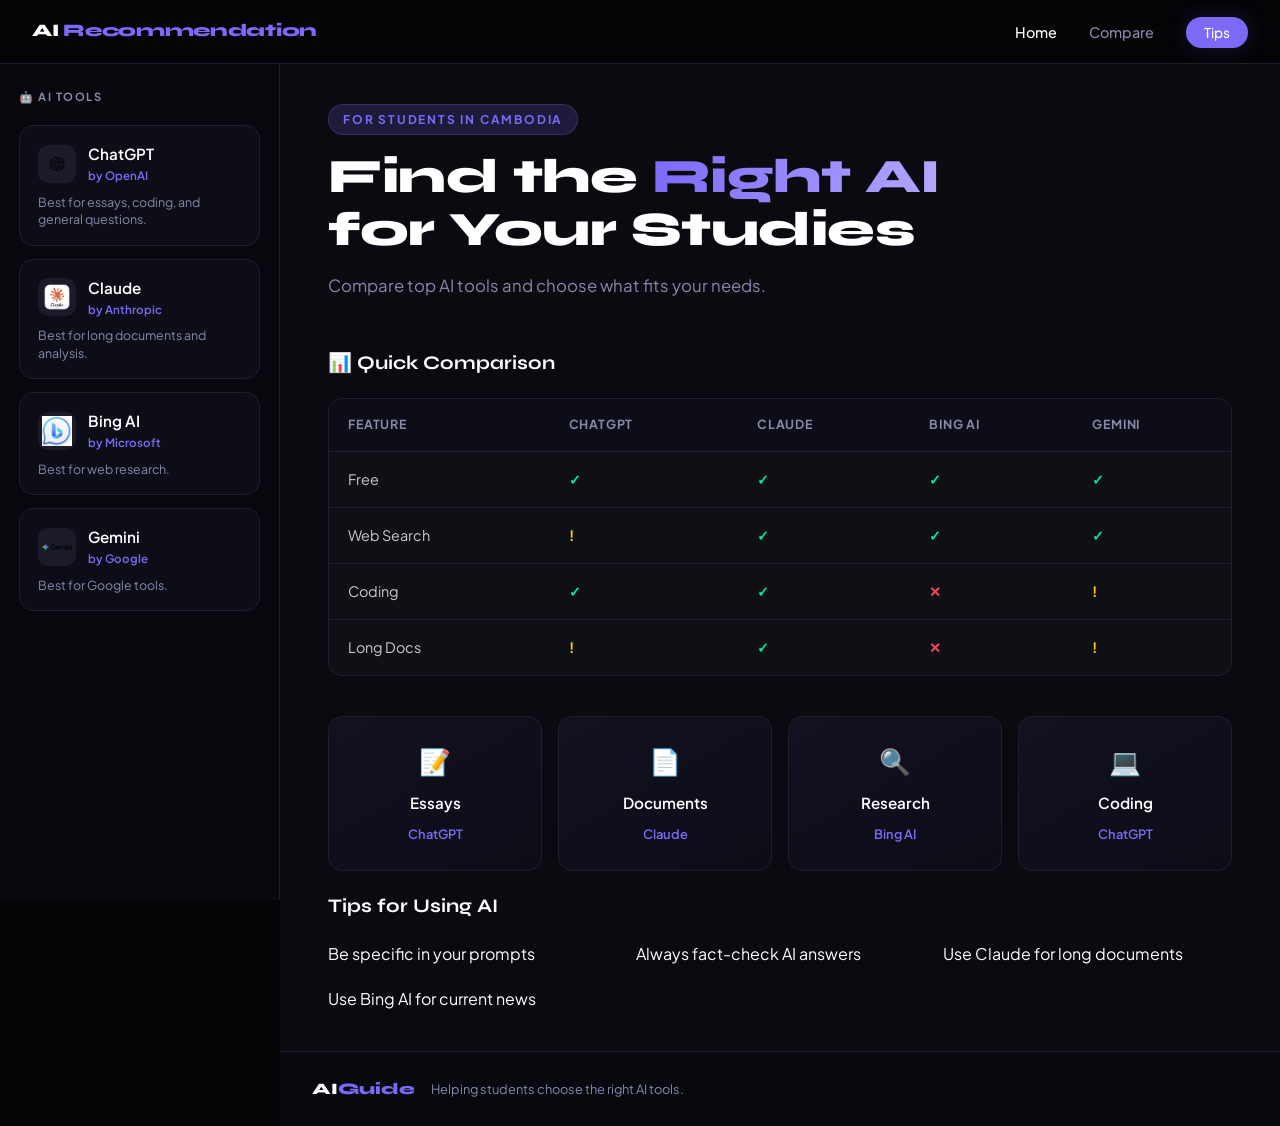
<file: ai-grid-project/index.html>
<!DOCTYPE html>
<html lang="en">
<head>
<meta charset="UTF-8">
<meta name="viewport" content="width=device-width, initial-scale=1.0">
<title>AI Guide</title>
<link rel="stylesheet" href="style.css">
<link href="https://fonts.googleapis.com/css2?family=Syne:wght@700;800&family=Plus+Jakarta+Sans:wght@400;500;600&display=swap" rel="stylesheet"/>
</head>

<body>

<nav>
    <div class="nav-logo">AI <span>Recommendation</span></div>
    <ul class="nav-links">
        <li><a href="#home" class="active">Home</a></li>
        <li><a href="#compare">Compare</a></li>
        <li><a href="#tips" class="btn-tips">Tips</a></li>
    </ul>
    <button class="hamburger" id="hamburger" aria-label="Toggle sidebar">
        <span></span><span></span><span></span>
    </button>
</nav>

<div id="sidebar-overlay" class="sidebar-overlay"></div>

<aside id="sidebar">
    <button class="sidebar-close" id="sidebar-close" aria-label="Close sidebar">✕</button>
    <p class="aside-title">🤖 AI Tools</p>

    <a class="ai-card" href="https://chat.openai.com" target="_blank">
        <div class="ai-card-header">
            <div class="ai-icon"><img src="../ai-grid-project/pics/ChatGPT-Logo.png" alt="ChatGPT"></div>
            <div>
                <div class="ai-card-name">ChatGPT</div>
                <div class="ai-card-tag">by OpenAI</div>
            </div>
        </div>
        <p class="ai-card-desc">Best for essays, coding, and general questions.</p>
    </a>

    <a class="ai-card" href="https://claude.ai" target="_blank">
        <div class="ai-card-header">
            <div class="ai-icon"><img src="../ai-grid-project/pics/claude-ai-logo-rounded-hd-free-png.webp" alt="Claude"></div>
            <div>
                <div class="ai-card-name">Claude</div>
                <div class="ai-card-tag">by Anthropic</div>
            </div>
        </div>
        <p class="ai-card-desc">Best for long documents and analysis.</p>
    </a>

    <a class="ai-card" href="https://www.bing.com/chat" target="_blank">
        <div class="ai-card-header">
            <div class="ai-icon"><img src="../ai-grid-project/pics/Bing-Chat-Logo.jpg" alt="Bing AI" style="object-fit: cover;"></div>
            <div>
                <div class="ai-card-name">Bing AI</div>
                <div class="ai-card-tag">by Microsoft</div>
            </div>
        </div>
        <p class="ai-card-desc">Best for web research.</p>
    </a>

    <a class="ai-card" href="https://gemini.google.com" target="_blank">
        <div class="ai-card-header">
            <div class="ai-icon"><img src="../ai-grid-project/pics/Gemini-logo.png" alt="Gemini"></div>
            <div>
                <div class="ai-card-name">Gemini</div>
                <div class="ai-card-tag">by Google</div>
            </div>
        </div>
        <p class="ai-card-desc">Best for Google tools.</p>
    </a>
</aside>

<main>
    <div class="hero">
        <span class="hero-eyebrow"> For Students in Cambodia</span>
        <h1>Find the <em>Right AI</em><br>for Your Studies</h1>
        <p class="hero-sub">Compare top AI tools and choose what fits your needs.</p>
    </div>

    <div class="compare-section">
        <h2 class="section-title" id="compare">📊 Quick Comparison</h2>
        <div class="table-wrap">
            <table>
                <thead>
                    <tr>
                        <th>Feature</th>
                        <th>ChatGPT</th>
                        <th>Claude</th>
                        <th>Bing AI</th>
                        <th>Gemini</th>
                    </tr>
                </thead>
                <tbody>
                    <tr><td>Free</td><td><span class="badge-check">✓</span></td><td><span class="badge-check">✓</span></td><td><span class="badge-check">✓</span></td><td><span class="badge-check">✓</span></td></tr>
                    <tr><td>Web Search</td><td><span class="badge-warn">!</span></td><td><span class="badge-check">✓</span></td><td><span class="badge-check">✓</span></td><td><span class="badge-check">✓</span></td></tr>
                    <tr><td>Coding</td><td><span class="badge-check">✓</span></td><td><span class="badge-check">✓</span></td><td><span class="badge-no">✕</span></td><td><span class="badge-warn">!</span></td></tr>
                    <tr><td>Long Docs</td><td><span class="badge-warn">!</span></td><td><span class="badge-check">✓</span></td><td><span class="badge-no">✕</span></td><td><span class="badge-warn">!</span></td></tr>
                </tbody>
            </table>
        </div>
    </div>

    <div class="use-cases">
        <div class="use-card"><div class="use-icon">📝</div><h3>Essays</h3><span>ChatGPT</span></div>
        <div class="use-card"><div class="use-icon">📄</div><h3>Documents</h3><span>Claude</span></div>
        <div class="use-card"><div class="use-icon">🔍</div><h3>Research</h3><span>Bing AI</span></div>
        <div class="use-card"><div class="use-icon">💻</div><h3>Coding</h3><span>ChatGPT</span></div>
    </div>
    <div class="tips-section" id="tips">
    <h2 class="section-title"> Tips for Using AI</h2>
    <div class="tips-grid">
        <div class="tip-card">Be specific in your prompts</div>
        <div class="tip-card">Always fact-check AI answers</div>
        <div class="tip-card">Use Claude for long documents</div>
        <div class="tip-card">Use Bing AI for current news</div>
    </div>
</div>
</main>

<footer>
    <div class="footer-content">
        <div class="footer-logo">AI<span>Guide</span></div>
        <p class="footer-text">Helping students choose the right AI tools.</p>
    </div>
</footer>


</body>
</html>
</file>
<file: ai-grid-project/style.css>
:root {
    --bg-dark: #050508;
    --bg-card: #0f0f16;
    --bg-aside: #07070d;
    --accent: #7c6af7;
    --accent-glow: rgba(124, 106, 247, 0.18);
    --text-main: #ffffff;
    --text-dim: #8888aa;
    --border: #1e1e2e;
    --radius: 14px;
    --nav-height: 64px;
}

* {
    margin: 0;
    padding: 0;
    box-sizing: border-box;
}

body {
    display: grid;
    grid-template-columns: 280px 1fr;
    grid-template-rows: auto 1fr auto;
    grid-template-areas:
        "nav nav"
        "aside main"
        "aside footer";
    min-height: 100vh;
    background: var(--bg-dark);
    color: var(--text-main);
    font-family: 'Plus Jakarta Sans', sans-serif;
    line-height: 1.6;
}

/* NAV */
nav {
    grid-area: nav;
    position: sticky;
    top: 0;
    height: var(--nav-height);
    background: rgba(5, 5, 8, 0.85);
    backdrop-filter: blur(16px);
    -webkit-backdrop-filter: blur(16px);
    display: flex;
    align-items: center;
    padding: 0 2rem;
    border-bottom: 1px solid var(--border);
    z-index: 1000;
    gap: 1rem;
}

.nav-logo {
    font-family: 'Syne', sans-serif;
    font-weight: 800;
    font-size: 1.1rem;
    color: white;
    letter-spacing: -0.3px;
}

.nav-logo span { color: var(--accent); }

.nav-links {
    display: flex;
    gap: 2rem;
    list-style: none;
    margin-left: auto;
    align-items: center;
}

.nav-links a {
    color: var(--text-dim);
    text-decoration: none;
    font-weight: 500;
    font-size: 0.9rem;
    transition: color 0.2s;
}

.nav-links a:hover,
.nav-links a.active { color: white; }

.btn-tips {
    background: var(--accent);
    color: white !important;
    padding: 7px 18px;
    border-radius: 50px;
    box-shadow: 0 0 20px var(--accent-glow);
    font-size: 0.85rem !important;
}

/* HAMBURGER */
.hamburger {
    display: none;
    flex-direction: column;
    justify-content: center;
    gap: 5px;
    background: none;
    border: 1px solid var(--border);
    border-radius: 8px;
    padding: 8px 10px;
    cursor: pointer;
    margin-left: auto;
}

.hamburger span {
    display: block;
    width: 18px;
    height: 2px;
    background: var(--text-dim);
    border-radius: 2px;
    transition: background 0.2s;
}

.hamburger:hover span { background: white; }

/* SIDEBAR OVERLAY */
.sidebar-overlay {
    display: none;
    position: fixed;
    inset: 0;
    background: rgba(0, 0, 0, 0.6);
    z-index: 900;
    backdrop-filter: blur(2px);
}

.sidebar-overlay.active { display: block; }

/* ASIDE */
aside {
    grid-area: aside;
    background: var(--bg-aside);
    padding: 1.5rem 1.2rem;
    border-right: 1px solid var(--border);
    position: sticky;
    top: var(--nav-height);
    height: calc(100vh - var(--nav-height));
    overflow-y: auto;
}

.sidebar-close {
    display: none;
    background: none;
    border: none;
    color: var(--text-dim);
    font-size: 1.1rem;
    cursor: pointer;
    margin-bottom: 1rem;
    padding: 4px 8px;
    border-radius: 6px;
    transition: color 0.2s;
}

.sidebar-close:hover { color: white; }

.aside-title {
    color: var(--text-dim);
    font-size: 0.7rem;
    font-weight: 700;
    letter-spacing: 1.5px;
    text-transform: uppercase;
    margin-bottom: 1.2rem;
}

.ai-card {
    display: block;
    background: #0d0d18;
    padding: 1rem 1.1rem;
    border-radius: var(--radius);
    margin-bottom: 0.8rem;
    text-decoration: none;
    border: 1px solid var(--border);
    transition: border-color 0.25s, transform 0.25s, box-shadow 0.25s;
}

.ai-card:hover {
    border-color: var(--accent);
    transform: translateY(-2px);
    box-shadow: 0 8px 24px rgba(0,0,0,0.4);
}

.ai-card-header {
    display: flex;
    align-items: center;
    gap: 12px;
    margin-bottom: 0.5rem;
}

.ai-icon {
    width: 38px;
    height: 38px;
    background: #1a1a28;
    border-radius: 10px;
    display: flex;
    align-items: center;
    justify-content: center;
    overflow: hidden;
    flex-shrink: 0;
}

.ai-icon img {
    width: 30px;
    height: 30px;
    object-fit: contain;
}

.ai-card-name {
    color: white;
    font-weight: 600;
    font-size: 0.95rem;
}

.ai-card-tag {
    color: var(--accent);
    font-size: 0.72rem;
    font-weight: 600;
    margin-top: 1px;
}

.ai-card-desc {
    color: var(--text-dim);
    font-size: 0.78rem;
    line-height: 1.4;
}

/* MAIN */
main {
    grid-area: main;
    padding: 2.5rem 3rem;
    background: #0a0a10;
    min-height: calc(100vh - var(--nav-height));
}
.btn-tips {
    background: var(--accent);
    color: white !important;
    padding: 7px 18px;
    border-radius: 50px;
    box-shadow: 0 0 20px var(--accent-glow);
    font-size: 0.85rem !important;
}
.tips-section{
    padding-top: 20px;
}
.tips-section h2{
    font-family: 'Syne', sans-serif;
    font-size: 1.2rem;
    font-weight: 700;
    margin-bottom: 1.2rem;
    color: white;
}
.tips-grid {
    display: grid;
    grid-template-columns: repeat(auto-fit, minmax(220px, 1fr));
    gap: 1.2rem;
}
/* HERO */
.hero {
    margin-bottom: 3rem;
}

.hero-eyebrow {
    display: inline-block;
    color: var(--accent);
    font-size: 0.75rem;
    font-weight: 700;
    letter-spacing: 1.8px;
    text-transform: uppercase;
    margin-bottom: 1rem;
    background: var(--accent-glow);
    padding: 5px 14px;
    border-radius: 50px;
    border: 1px solid rgba(124, 106, 247, 0.25);
}

.hero h1 {
    font-family: 'Syne', sans-serif;
    font-size: 3rem;
    font-weight: 800;
    line-height: 1.1;
    margin-bottom: 1rem;
    letter-spacing: -0.5px;
}

.hero em {
    font-style: normal;
    background: linear-gradient(95deg, #7c6af7, #b2a7ff);
    -webkit-background-clip: text;
    -webkit-text-fill-color: transparent;
    background-clip: text;
}

.hero-sub {
    color: var(--text-dim);
    font-size: 1.05rem;
    max-width: 520px;
}

/* COMPARE SECTION */
.compare-section { margin-bottom: 2.5rem; }

.section-title {
    font-family: 'Syne', sans-serif;
    font-size: 1.2rem;
    font-weight: 700;
    margin-bottom: 1.2rem;
    color: white;
}

.table-wrap {
    background: var(--bg-card);
    border-radius: var(--radius);
    border: 1px solid var(--border);
    overflow: hidden;
}

table { width: 100%; border-collapse: collapse; }

thead { background: #0d0d18; }

th {
    text-align: left;
    color: var(--text-dim);
    font-size: 0.78rem;
    font-weight: 700;
    text-transform: uppercase;
    letter-spacing: 0.8px;
}

th, td {
    padding: 1rem 1.2rem;
    border-bottom: 1px solid var(--border);
}

tbody tr:last-child td { border-bottom: none; }

tbody tr { transition: background 0.15s; }
tbody tr:hover { background: rgba(124, 106, 247, 0.04); }

td { font-size: 0.9rem; color: #ccc; }

.badge-check { color: #00e896; font-weight: 700; }
.badge-warn  { color: #ffcc00; font-weight: 700; }
.badge-no    { color: #ff4466; font-weight: 700; }

/* USE CASES */
.use-cases {
    display: grid;
    grid-template-columns: repeat(auto-fit, minmax(180px, 1fr));
    gap: 1rem;
}

.use-card {
    background: linear-gradient(150deg, #111120, #0d0d18);
    padding: 1.5rem 1.2rem;
    border-radius: var(--radius);
    border: 1px solid var(--border);
    text-align: center;
    transition: border-color 0.25s, transform 0.25s;
}

.use-card:hover {
    border-color: rgba(124, 106, 247, 0.4);
    transform: translateY(-2px);
}

.use-icon { font-size: 1.6rem; margin-bottom: 0.6rem; }

.use-card h3 {
    font-size: 0.95rem;
    font-weight: 600;
    margin-bottom: 0.3rem;
    color: white;
}

.use-card span {
    font-size: 0.8rem;
    color: var(--accent);
    font-weight: 600;
}

/* FOOTER */
footer {
    grid-area: footer;
    background: #08080f;
    border-top: 1px solid var(--border);
    padding: 1.5rem 2rem;
}

.footer-content {
    display: flex;
    align-items: center;
    gap: 1rem;
}

.footer-logo {
    font-family: 'Syne', sans-serif;
    font-weight: 800;
    font-size: 1rem;
    color: white;
}

.footer-logo span { color: var(--accent); }

.footer-text {
    color: var(--text-dim);
    font-size: 0.8rem;
}

/* MOBILE */
@media (max-width: 700px) {
    body {
        grid-template-columns: 1fr;
        grid-template-areas:
            "nav"
            "main"
            "footer";
    }

    .hamburger { display: flex; }
    .nav-links { display: none; }

    aside {
        position: fixed;
        top: 0;
        left: -300px;
        width: 280px;
        height: 100vh;
        z-index: 950;
        border-right: 1px solid var(--border);
        transition: left 0.3s cubic-bezier(0.4, 0, 0.2, 1);
        padding-top: 1.2rem;
    }

    aside.open { left: 0; }

    .sidebar-close { display: block; }

    main { padding: 1.8rem 1.2rem; }

    .hero h1 { font-size: 2rem; }

    th, td { padding: 0.7rem 0.8rem; }

    .footer-content { flex-direction: column; align-items: flex-start; gap: 0.3rem; }
}
</file>
